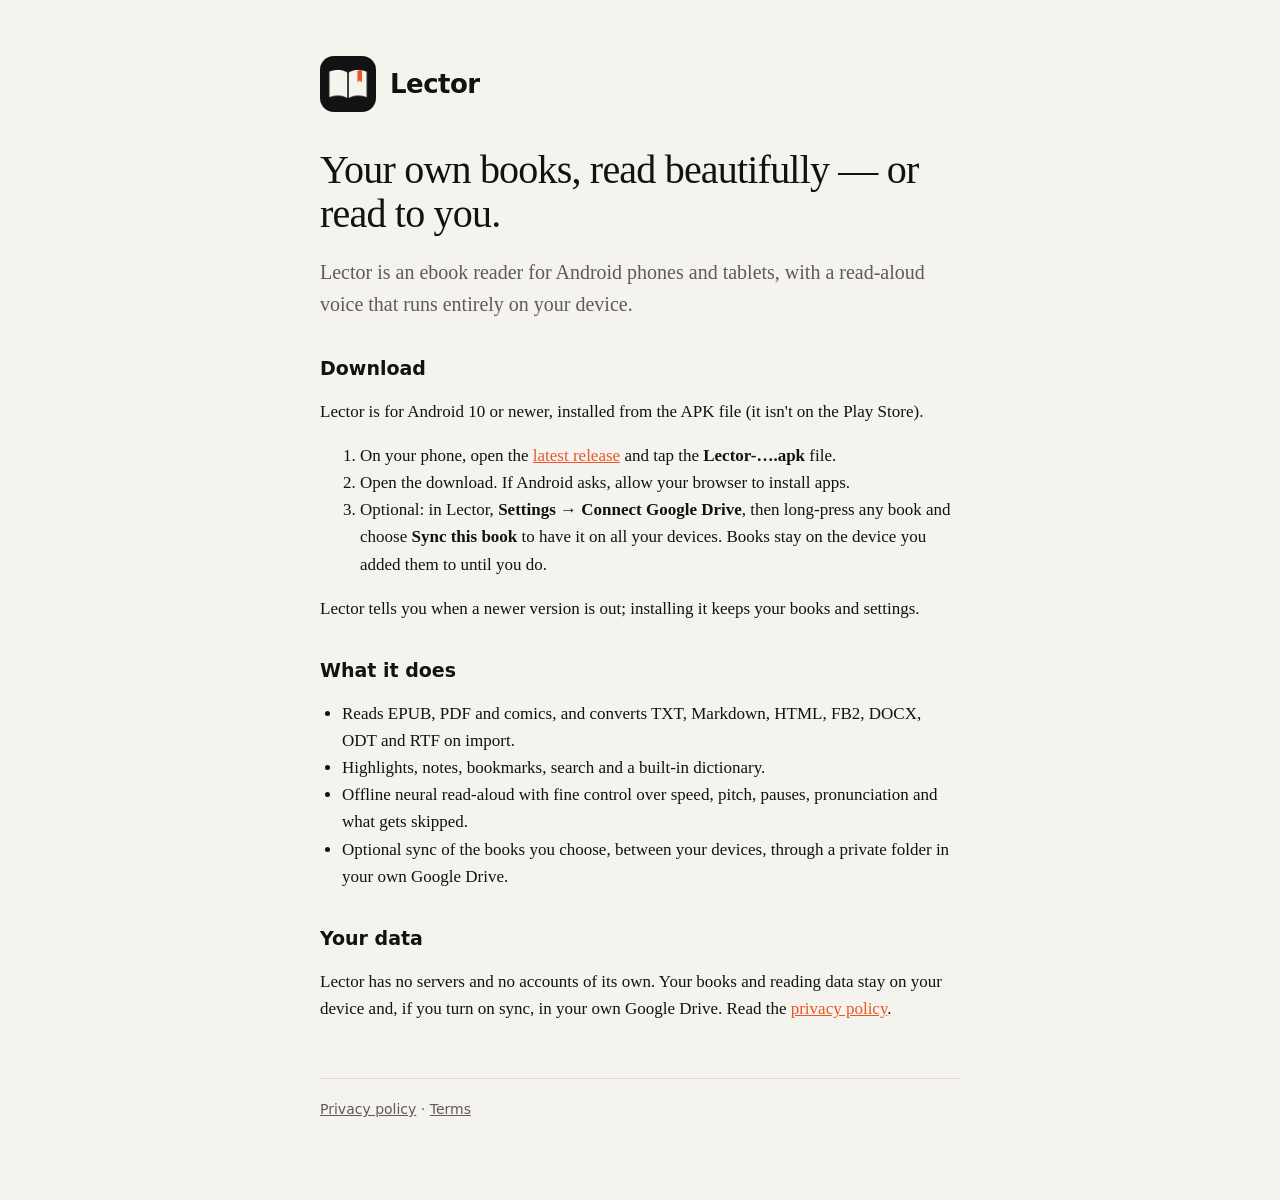
<file: index.html>
<!doctype html>
<html lang="en">
<head>
<meta charset="utf-8">
<meta name="viewport" content="width=device-width, initial-scale=1">
<title>Lector</title>
<meta name="description" content="Lector is an ebook reader for Android with offline read-aloud.">
<link rel="icon" href="logo.png">
<link rel="stylesheet" href="style.css">
</head>
<body>
<main>
  <header><img src="logo.png" alt=""><a href="./">Lector</a></header>
  <h1>Your own books, read beautifully — or read to you.</h1>
  <p class="lede">Lector is an ebook reader for Android phones and tablets, with a read-aloud voice that runs entirely on your device.</p>

  <h2>Download</h2>
  <p>Lector is for Android 10 or newer, installed from the APK file (it isn't on the Play Store).</p>
  <ol>
    <li>On your phone, open the <a href="https://github.com/stewie-alt/lector-site/releases/latest">latest release</a> and tap the <strong>Lector-….apk</strong> file.</li>
    <li>Open the download. If Android asks, allow your browser to install apps.</li>
    <li>Optional: in Lector, <strong>Settings → Connect Google Drive</strong>, then long-press any book and choose <strong>Sync this book</strong> to have it on all your devices. Books stay on the device you added them to until you do.</li>
  </ol>
  <p>Lector tells you when a newer version is out; installing it keeps your books and settings.</p>

  <h2>What it does</h2>
  <ul>
    <li>Reads EPUB, PDF and comics, and converts TXT, Markdown, HTML, FB2, DOCX, ODT and RTF on import.</li>
    <li>Highlights, notes, bookmarks, search and a built-in dictionary.</li>
    <li>Offline neural read-aloud with fine control over speed, pitch, pauses, pronunciation and what gets skipped.</li>
    <li>Optional sync of the books you choose, between your devices, through a private folder in your own Google Drive.</li>
  </ul>

  <h2>Your data</h2>
  <p>Lector has no servers and no accounts of its own. Your books and reading data stay on your device and, if you turn on sync, in your own Google Drive. Read the <a href="privacy.html">privacy policy</a>.</p>

  <footer><a href="privacy.html">Privacy policy</a> · <a href="terms.html">Terms</a></footer>
</main>
</body>
</html>
</file>
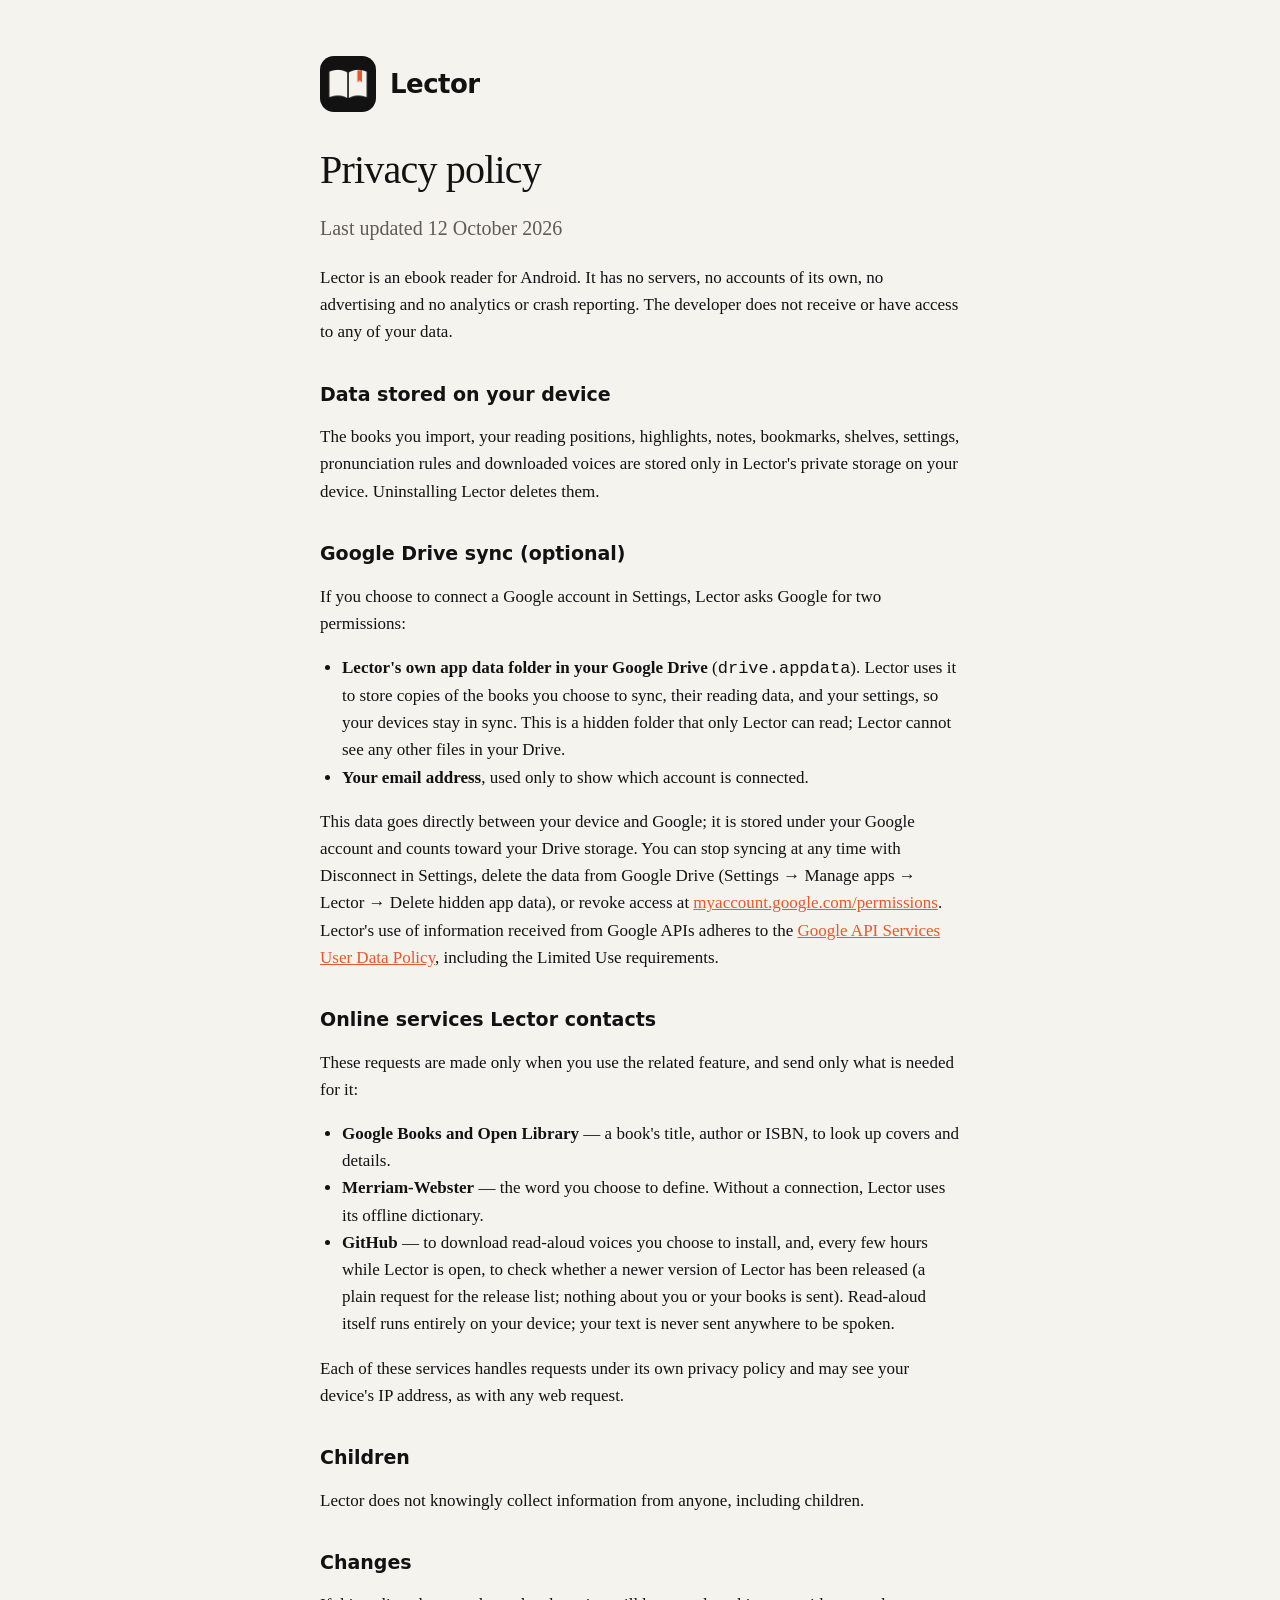
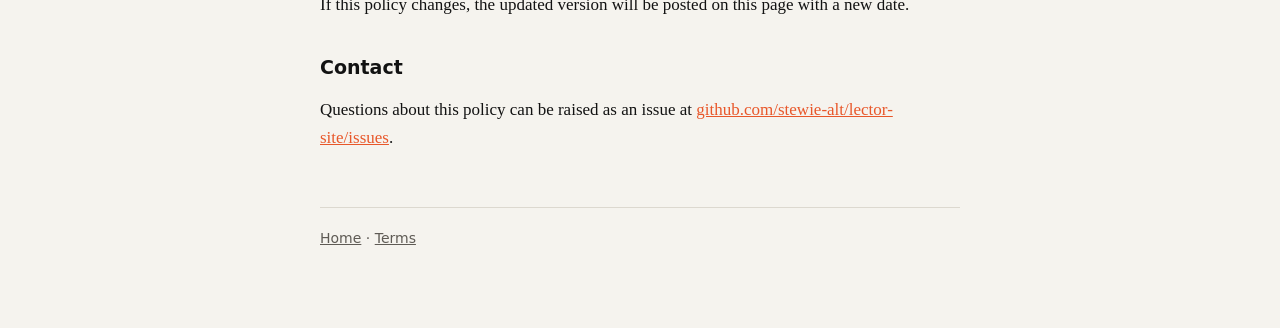
<file: privacy.html>
<!doctype html>
<html lang="en">
<head>
<meta charset="utf-8">
<meta name="viewport" content="width=device-width, initial-scale=1">
<title>Lector Privacy Policy</title>
<link rel="icon" href="logo.png">
<link rel="stylesheet" href="style.css">
</head>
<body>
<main>
  <header><img src="logo.png" alt=""><a href="./">Lector</a></header>
  <h1>Privacy policy</h1>
  <p class="lede">Last updated 12 October 2026</p>

  <p>Lector is an ebook reader for Android. It has no servers, no accounts of its own, no advertising and no analytics or crash reporting. The developer does not receive or have access to any of your data.</p>

  <h2>Data stored on your device</h2>
  <p>The books you import, your reading positions, highlights, notes, bookmarks, shelves, settings, pronunciation rules and downloaded voices are stored only in Lector's private storage on your device. Uninstalling Lector deletes them.</p>

  <h2>Google Drive sync (optional)</h2>
  <p>If you choose to connect a Google account in Settings, Lector asks Google for two permissions:</p>
  <ul>
    <li><strong>Lector's own app data folder in your Google Drive</strong> (<code>drive.appdata</code>). Lector uses it to store copies of the books you choose to sync, their reading data, and your settings, so your devices stay in sync. This is a hidden folder that only Lector can read; Lector cannot see any other files in your Drive.</li>
    <li><strong>Your email address</strong>, used only to show which account is connected.</li>
  </ul>
  <p>This data goes directly between your device and Google; it is stored under your Google account and counts toward your Drive storage. You can stop syncing at any time with Disconnect in Settings, delete the data from Google Drive (Settings → Manage apps → Lector → Delete hidden app data), or revoke access at <a href="https://myaccount.google.com/permissions">myaccount.google.com/permissions</a>. Lector's use of information received from Google APIs adheres to the <a href="https://developers.google.com/terms/api-services-user-data-policy">Google API Services User Data Policy</a>, including the Limited Use requirements.</p>

  <h2>Online services Lector contacts</h2>
  <p>These requests are made only when you use the related feature, and send only what is needed for it:</p>
  <ul>
    <li><strong>Google Books and Open Library</strong> — a book's title, author or ISBN, to look up covers and details.</li>
    <li><strong>Merriam-Webster</strong> — the word you choose to define. Without a connection, Lector uses its offline dictionary.</li>
    <li><strong>GitHub</strong> — to download read-aloud voices you choose to install, and, every few hours while Lector is open, to check whether a newer version of Lector has been released (a plain request for the release list; nothing about you or your books is sent). Read-aloud itself runs entirely on your device; your text is never sent anywhere to be spoken.</li>
  </ul>
  <p>Each of these services handles requests under its own privacy policy and may see your device's IP address, as with any web request.</p>

  <h2>Children</h2>
  <p>Lector does not knowingly collect information from anyone, including children.</p>

  <h2>Changes</h2>
  <p>If this policy changes, the updated version will be posted on this page with a new date.</p>

  <h2>Contact</h2>
  <p>Questions about this policy can be raised as an issue at <a href="https://github.com/stewie-alt/lector-site/issues">github.com/stewie-alt/lector-site/issues</a>.</p>

  <footer><a href="./">Home</a> · <a href="terms.html">Terms</a></footer>
</main>
</body>
</html>
</file>
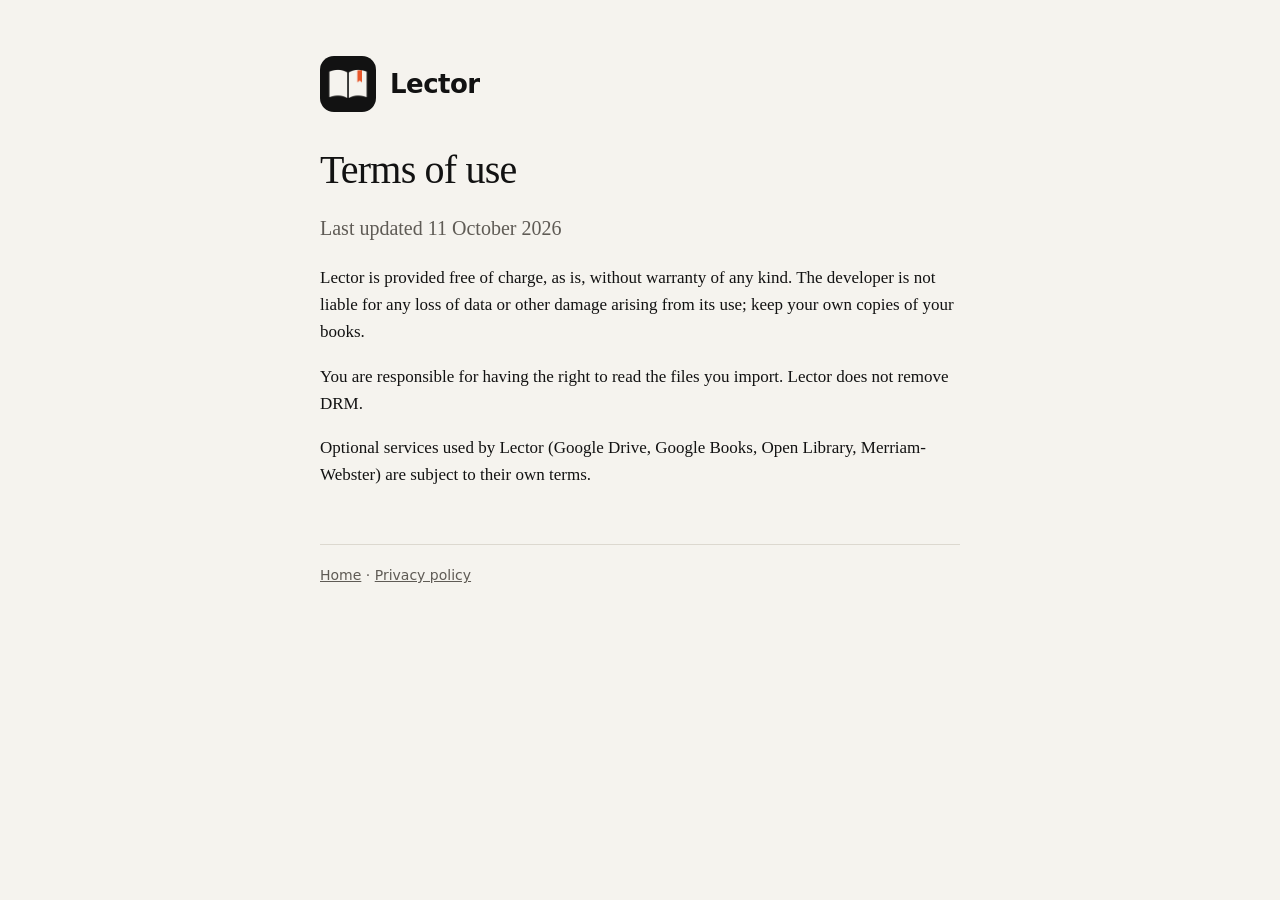
<file: terms.html>
<!doctype html>
<html lang="en">
<head>
<meta charset="utf-8">
<meta name="viewport" content="width=device-width, initial-scale=1">
<title>Lector Terms</title>
<link rel="icon" href="logo.png">
<link rel="stylesheet" href="style.css">
</head>
<body>
<main>
  <header><img src="logo.png" alt=""><a href="./">Lector</a></header>
  <h1>Terms of use</h1>
  <p class="lede">Last updated 11 October 2026</p>
  <p>Lector is provided free of charge, as is, without warranty of any kind. The developer is not liable for any loss of data or other damage arising from its use; keep your own copies of your books.</p>
  <p>You are responsible for having the right to read the files you import. Lector does not remove DRM.</p>
  <p>Optional services used by Lector (Google Drive, Google Books, Open Library, Merriam-Webster) are subject to their own terms.</p>
  <footer><a href="./">Home</a> · <a href="privacy.html">Privacy policy</a></footer>
</main>
</body>
</html>
</file>
<file: style.css>
:root { --paper:#F5F3EE; --ink:#121212; --muted:#5f5b55; --accent:#E8572A; --rule:#dcd8cf; }
@media (prefers-color-scheme: dark) { :root { --paper:#121212; --ink:#F5F3EE; --muted:#a7a29a; --rule:#2c2a27; } }
* { box-sizing: border-box; }
body { margin:0; background:var(--paper); color:var(--ink); font:17px/1.6 Georgia, "Times New Roman", serif; }
main { max-width: 680px; margin: 0 auto; padding: 56px 20px 80px; }
header { display:flex; align-items:center; gap:14px; margin-bottom: 36px; }
header img { width:56px; height:56px; border-radius:14px; }
header a { color:inherit; text-decoration:none; font: 600 26px/1 system-ui, sans-serif; letter-spacing:-0.02em; }
h1 { font-size: 40px; line-height:1.1; letter-spacing:-0.02em; margin: 0 0 16px; font-weight: 500; }
h2 { font: 600 19px/1.3 system-ui, sans-serif; margin: 36px 0 8px; }
p, li { color: var(--ink); }
.lede { font-size: 20px; color: var(--muted); }
a { color: var(--accent); }
ul { padding-left: 22px; }
footer { margin-top: 56px; padding-top: 20px; border-top: 1px solid var(--rule); color: var(--muted); font: 14px/1.5 system-ui, sans-serif; }
footer a { color: var(--muted); }
</file>
